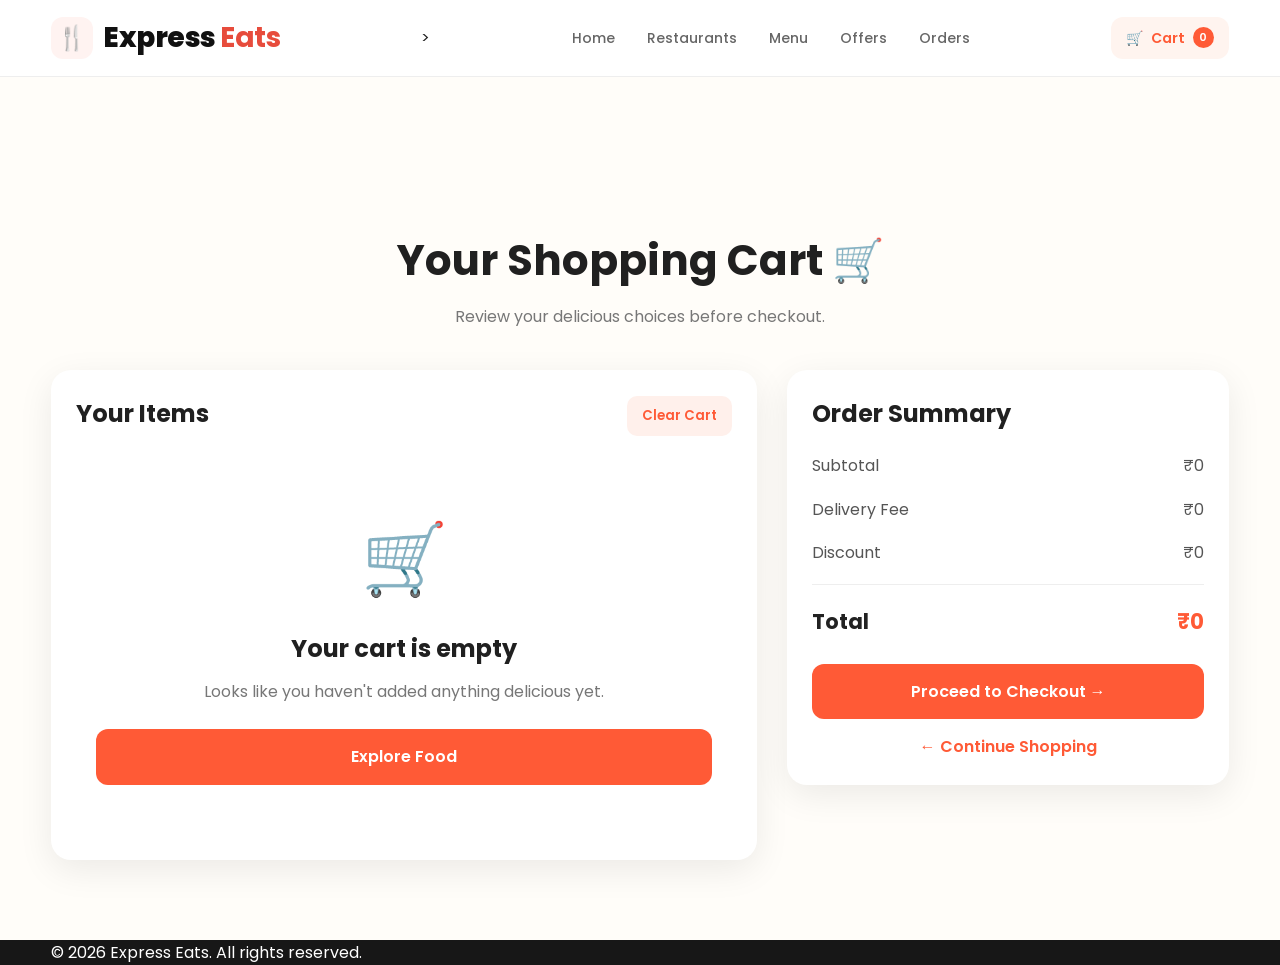
<file: cart.html>
<!DOCTYPE html>
<html lang="en">
<head>
    <meta charset="UTF-8">

    <meta name="viewport" content="width=device-width, initial-scale=1.0">

    <title>Your Cart | Express Eats</title>

    <!-- Google Font -->
    <link rel="preconnect" href="https://fonts.googleapis.com">

    <link rel="preconnect"
        href="https://fonts.gstatic.com"
        crossorigin>

    <link
        href="https://fonts.googleapis.com/css2?family=Poppins:wght@400;500;600;700;800&display=swap"
        rel="stylesheet">

    <!-- Main CSS -->
    <link rel="stylesheet" href="css/style.css">

    <!-- Cart Page CSS -->
    <style>
        .cart-page {
            padding: 150px 0 80px;
            min-height: 80vh;
        }

        .cart-heading {
            text-align: center;
            margin-bottom: 40px;
        }

        .cart-heading h1 {
            font-size: 42px;
            margin-bottom: 10px;
        }

        .cart-heading p {
            color: #777;
        }

        .cart-layout {
            display: grid;
            grid-template-columns: 1.6fr 1fr;
            gap: 30px;
            align-items: start;
        }

        .cart-items-box,
        .cart-summary {
            background: white;
            border-radius: 20px;
            padding: 25px;
            box-shadow: 0 10px 35px rgba(0, 0, 0, 0.08);
        }

        .cart-items-box h2,
        .cart-summary h2 {
            margin-bottom: 20px;
        }

        .cart-item {
            display: flex;
            align-items: center;
            gap: 18px;
            padding: 20px 0;
            border-bottom: 1px solid #eeeeee;
        }

        .cart-item:last-child {
            border-bottom: none;
        }

        .cart-item-image {
            width: 85px;
            height: 85px;
            border-radius: 15px;
            background: #fff1eb;
            display: flex;
            align-items: center;
            justify-content: center;
            font-size: 42px;
            flex-shrink: 0;
        }

        .cart-item-details {
            flex: 1;
        }

        .cart-item-details h3 {
            font-size: 17px;
            margin-bottom: 5px;
        }

        .cart-item-details p {
            color: #777;
            font-size: 14px;
            margin-bottom: 8px;
        }

        .cart-item-price {
            color: #ff5a36;
            font-weight: 700;
        }

        .quantity-control {
            display: flex;
            align-items: center;
            gap: 12px;
            margin-top: 10px;
        }

        .quantity-control button {
            width: 30px;
            height: 30px;
            border: none;
            border-radius: 50%;
            background: #fff0eb;
            color: #ff5a36;
            font-size: 18px;
            cursor: pointer;
            font-weight: 700;
        }

        .quantity-control span {
            font-weight: 600;
        }

        .remove-item {
            border: none;
            background: transparent;
            color: #e74c3c;
            cursor: pointer;
            font-size: 14px;
            margin-top: 8px;
        }

        .summary-row {
            display: flex;
            justify-content: space-between;
            margin: 18px 0;
            color: #555;
        }

        .summary-row.total {
            border-top: 1px solid #eeeeee;
            padding-top: 20px;
            font-size: 21px;
            font-weight: 700;
            color: #222;
        }

        .summary-row.total span:last-child {
            color: #ff5a36;
        }

        .checkout-btn {
            display: block;
            width: 100%;
            text-align: center;
            background: #ff5a36;
            color: white;
            padding: 15px;
            border-radius: 12px;
            text-decoration: none;
            font-weight: 600;
            margin-top: 25px;
            transition: 0.3s;
        }

        .checkout-btn:hover {
            background: #e74725;
            transform: translateY(-2px);
        }

        .continue-btn {
            display: block;
            text-align: center;
            margin-top: 15px;
            color: #ff5a36;
            text-decoration: none;
            font-weight: 600;
        }

        .clear-cart-btn {
            border: none;
            background: #fff0eb;
            color: #ff5a36;
            padding: 10px 15px;
            border-radius: 10px;
            cursor: pointer;
            font-weight: 600;
            margin-bottom: 15px;
        }

        .empty-cart {
            text-align: center;
            padding: 50px 20px;
        }

        .empty-cart .empty-icon {
            font-size: 70px;
            margin-bottom: 15px;
        }

        .empty-cart h2 {
            margin-bottom: 10px;
        }

        .empty-cart p {
            color: #777;
            margin-bottom: 25px;
        }

        @media (max-width: 800px) {
            .cart-layout {
                grid-template-columns: 1fr;
            }

            .cart-heading h1 {
                font-size: 32px;
            }
        }

        @media (max-width: 500px) {
            .cart-item {
                align-items: flex-start;
            }

            .cart-item-image {
                width: 65px;
                height: 65px;
                font-size: 32px;
            }

            .cart-item-details h3 {
                font-size: 15px;
            }
        }
    </style>
</head>

<body>

    <!-- Navbar -->
    <header class="navbar">
        <div class="container nav-container">

            <a href="index.html" class="logo">
                  <span class="logo-icon">🍴</span>
                  <span>Express <strong>Eats</strong></span>
            </a>>

            <nav class="nav-links">
                <a href="index.html">Home</a>
                <a href="restaurants.html">Restaurants</a>
                <a href="menu.html">Menu</a>
                <a href="index.html#offers">Offers</a>
                <a href="order-success.html">Orders</a>
            </nav>

            <a href="cart.html" class="cart-button">

                <span>🛒</span>

                <span>Cart</span>

                <span class="cart-count">
                    0
                </span>

            </a>


            <button class="mobile-menu-button">☰</button>

        </div>
    </header>

    <!-- Cart Section -->
    <main class="cart-page">

        <div class="container">

            <div class="cart-heading">
                <h1>Your Shopping Cart 🛒</h1>
                <p>Review your delicious choices before checkout.</p>
            </div>

            <div class="cart-layout">

                <!-- Cart Items -->
                <section class="cart-items-box">

                    <div style="display: flex; justify-content: space-between; align-items: center; gap: 10px; flex-wrap: wrap;">
                        <h2>Your Items</h2>

                        <button class="clear-cart-btn" id="clear-cart-btn">
                            Clear Cart
                        </button>
                    </div>

                    <div id="cart-items-container">
                        <!-- Cart items will be created by JavaScript -->
                    </div>

                </section>

                <!-- Cart Summary -->
                <aside class="cart-summary">

                    <h2>Order Summary</h2>

                    <div class="summary-row">
                        <span>Subtotal</span>
                        <span id="cart-subtotal">₹0</span>
                    </div>

                    <div class="summary-row">
                        <span>Delivery Fee</span>
                        <span id="delivery-fee">₹40</span>
                    </div>

                    <div class="summary-row">
                        <span>Discount</span>
                        <span id="discount">₹0</span>
                    </div>

                    <div class="summary-row total">
                        <span>Total</span>
                        <span id="cart-total">₹0</span>
                    </div>

                    <a href="checkout.html" class="checkout-btn">
                        Proceed to Checkout →
                    </a>

                    <a href="menu.html" class="continue-btn">
                        ← Continue Shopping
                    </a>

                </aside>

            </div>

        </div>

    </main>

    <!-- Footer -->
    <footer class="footer">
        <div class="container">
            <p>© 2026 Express Eats. All rights reserved.</p>
        </div>
    </footer>

    <!-- JavaScript -->
    <script src="js/data.js"></script>
    <script src="js/app.js"></script>
    <script src="js/cart.js"></script>

</body>
</html>
</file>
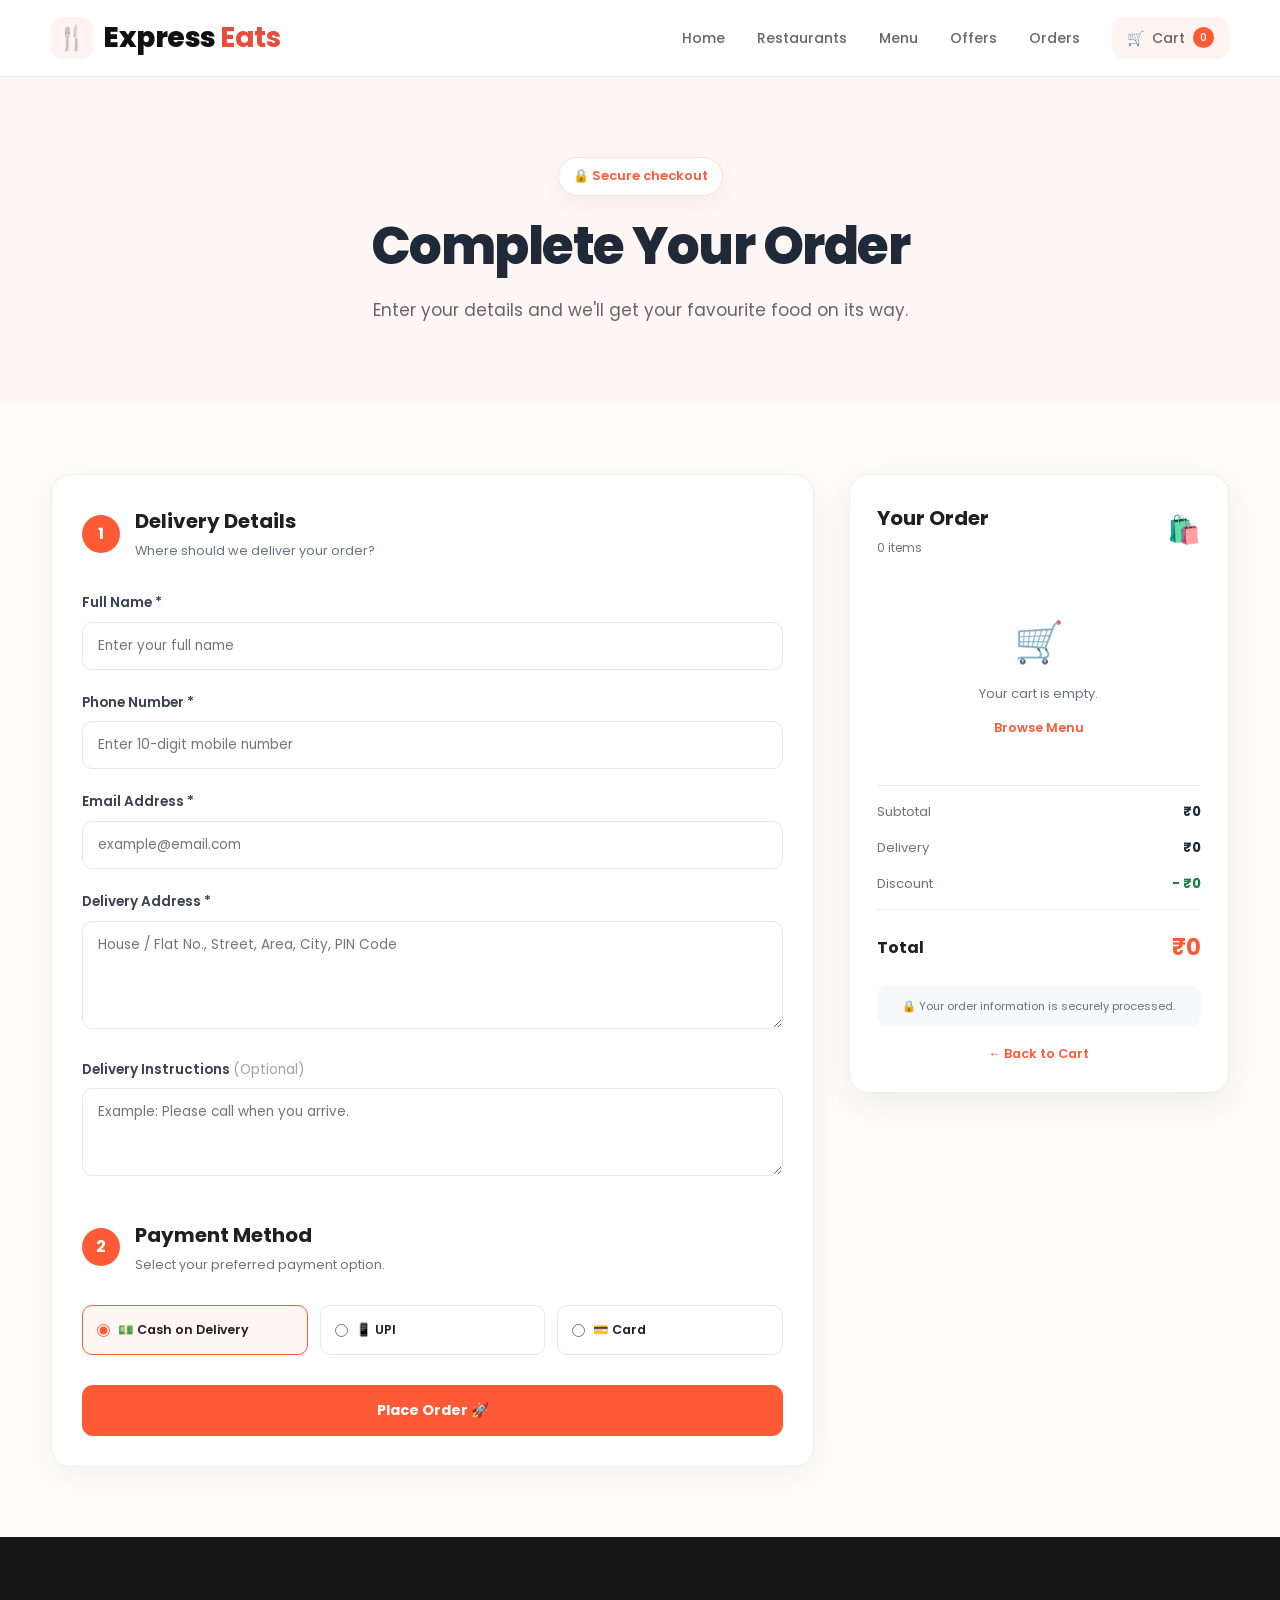
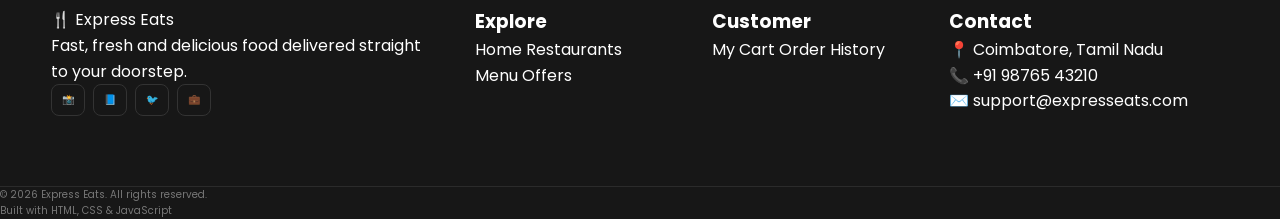
<file: checkout.html>
<!DOCTYPE html>
<html lang="en">

<head>

    <meta charset="UTF-8">

    <meta name="viewport" content="width=device-width, initial-scale=1.0">

    <title>Checkout | Express Eats</title>

    <link rel="preconnect" href="https://fonts.googleapis.com">

    <link rel="preconnect"
        href="https://fonts.gstatic.com"
        crossorigin>

    <link
        href="https://fonts.googleapis.com/css2?family=Poppins:wght@400;500;600;700;800&display=swap"
        rel="stylesheet">

    <!-- Main CSS -->
    <link rel="stylesheet" href="css/style.css">

</head>


<body>


<!-- ================= NAVBAR ================= -->

<header class="navbar">

    <div class="container nav-container">

        <a href="index.html" class="logo">
            <span class="logo-icon">🍴</span>
            <span>Express <strong>Eats</strong></span>
        </a>

        <button class="mobile-menu-button">
            ☰
        </button>

        <nav class="nav-links">

            <a href="index.html">Home</a>

            <a href="restaurants.html">Restaurants</a>

            <a href="menu.html">Menu</a>

            <a href="index.html#offers">Offers</a>

            <a href="order-history.html">Orders</a>

            <a href="cart.html" class="cart-button">

                <span>🛒</span>

                <span>Cart</span>

                <span class="cart-count">
                    0
                </span>

            </a>


        </nav>

    </div>

</header>



<!-- ================= CHECKOUT HERO ================= -->

<section class="page-hero checkout-hero">

    <div class="container">

        <div class="page-hero-content">

            <span class="hero-tag">
                🔒 Secure checkout
            </span>

            <h1>
                Complete Your Order
            </h1>

            <p>
                Enter your details and we'll get your
                favourite food on its way.
            </p>

        </div>

    </div>

</section>



<!-- ================= CHECKOUT ================= -->

<main class="checkout-page">

    <div class="container">

        <div class="checkout-layout">


            <!-- ================= CUSTOMER FORM ================= -->

            <section class="checkout-form-card">

                <div class="checkout-card-heading">

                    <span class="step-number">
                        1
                    </span>

                    <div>

                        <h2>
                            Delivery Details
                        </h2>

                        <p>
                            Where should we deliver your order?
                        </p>

                    </div>

                </div>


                <form id="checkout-form">


                    <!-- NAME -->

                    <div class="form-group">

                        <label for="customer-name">
                            Full Name *
                        </label>

                        <input
                            type="text"
                            id="customer-name"
                            placeholder="Enter your full name"
                            required
                        >

                        <small class="form-error"
                               id="name-error">
                        </small>

                    </div>



                    <!-- PHONE -->

                    <div class="form-group">

                        <label for="customer-phone">
                            Phone Number *
                        </label>

                        <input
                            type="tel"
                            id="customer-phone"
                            placeholder="Enter 10-digit mobile number"
                            maxlength="10"
                            required
                        >

                        <small class="form-error"
                               id="phone-error">
                        </small>

                    </div>



                    <!-- EMAIL -->

                    <div class="form-group">

                        <label for="customer-email">
                            Email Address *
                        </label>

                        <input
                            type="email"
                            id="customer-email"
                            placeholder="example@email.com"
                            required
                        >

                        <small class="form-error"
                               id="email-error">
                        </small>

                    </div>



                    <!-- ADDRESS -->

                    <div class="form-group">

                        <label for="customer-address">
                            Delivery Address *
                        </label>

                        <textarea
                            id="customer-address"
                            rows="4"
                            placeholder="House / Flat No., Street, Area, City, PIN Code"
                            required
                        ></textarea>

                        <small class="form-error"
                               id="address-error">
                        </small>

                    </div>



                    <!-- INSTRUCTIONS -->

                    <div class="form-group">

                        <label for="delivery-instructions">
                            Delivery Instructions
                            <span>(Optional)</span>
                        </label>

                        <textarea
                            id="delivery-instructions"
                            rows="3"
                            placeholder="Example: Please call when you arrive."
                        ></textarea>

                    </div>



                    <!-- PAYMENT -->

                    <div class="checkout-card-heading payment-heading">

                        <span class="step-number">
                            2
                        </span>

                        <div>

                            <h2>
                                Payment Method
                            </h2>

                            <p>
                                Select your preferred payment option.
                            </p>

                        </div>

                    </div>


                    <div class="payment-options">

                        <label class="payment-option">

                            <input
                                type="radio"
                                name="payment"
                                value="Cash on Delivery"
                                checked
                            >

                            <span>
                                💵 Cash on Delivery
                            </span>

                        </label>


                        <label class="payment-option">

                            <input
                                type="radio"
                                name="payment"
                                value="UPI"
                            >

                            <span>
                                📱 UPI
                            </span>

                        </label>


                        <label class="payment-option">

                            <input
                                type="radio"
                                name="payment"
                                value="Card"
                            >

                            <span>
                                💳 Card
                            </span>

                        </label>

                    </div>



                    <button
                        type="submit"
                        class="place-order-button">

                        Place Order
                        🚀

                    </button>

                </form>

            </section>



            <!-- ================= ORDER SUMMARY ================= -->

            <aside class="checkout-summary">

                <div class="checkout-summary-header">

                    <div>

                        <h2>
                            Your Order
                        </h2>

                        <p id="checkout-item-count">
                            0 items
                        </p>

                    </div>

                    <span>
                        🛍️
                    </span>

                </div>


                <div id="checkout-items"
                     class="checkout-items">

                    <!-- JavaScript inserts items -->

                </div>


                <div class="checkout-divider"></div>


                <div class="checkout-summary-row">

                    <span>
                        Subtotal
                    </span>

                    <strong id="checkout-subtotal">
                        ₹0
                    </strong>

                </div>


                <div class="checkout-summary-row">

                    <span>
                        Delivery
                    </span>

                    <strong id="checkout-delivery">
                        ₹40
                    </strong>

                </div>


                <div class="checkout-summary-row discount-row">

                    <span>
                        Discount
                    </span>

                    <strong id="checkout-discount">
                        - ₹0
                    </strong>

                </div>


                <div class="checkout-divider"></div>


                <div class="checkout-total">

                    <span>
                        Total
                    </span>

                    <strong id="checkout-total">
                        ₹0
                    </strong>

                </div>


                <div class="checkout-security">

                    🔒 Your order information is securely
                    processed.

                </div>


                <a href="cart.html"
                   class="back-cart-link">

                    ← Back to Cart

                </a>

            </aside>

        </div>

    </div>

</main>



<!-- ================= FOOTER ================= -->

<footer class="footer">

    <div class="container footer-grid">

        <div class="footer-about">

            <a href="index.html"
               class="footer-logo">
                🍴 Express Eats
            </a>

            <p>
                Fast, fresh and delicious food delivered
                straight to your doorstep.
            </p>

            <div class="social-links">

                <a href="#">📸</a>
                <a href="#">📘</a>
                <a href="#">🐦</a>
                <a href="#">💼</a>

            </div>

        </div>


        <div>

            <h3>
                Explore
            </h3>

            <a href="index.html">Home</a>

            <a href="restaurants.html">
                Restaurants
            </a>

            <a href="menu.html">
                Menu
            </a>

            <a href="index.html#offers">
                Offers
            </a>

        </div>


        <div>

            <h3>
                Customer
            </h3>

            <a href="cart.html">
                My Cart
            </a>

            <a href="order-history.html">
                Order History
            </a>

        </div>


        <div>

            <h3>
                Contact
            </h3>

            <p>
                📍 Coimbatore, Tamil Nadu
            </p>

            <p>
                📞 +91 98765 43210
            </p>

            <p>
                ✉️ support@expresseats.com
            </p>

        </div>

    </div>


    <div class="footer-bottom">

        <p>
            © 2026 Express Eats. All rights reserved.
        </p>

        <p>
            Built with HTML, CSS & JavaScript
        </p>

    </div>

</footer>



<script src="js/data.js"></script>

<script src="js/app.js"></script>

<script src="js/checkout.js"></script>


</body>

</html>
</file>
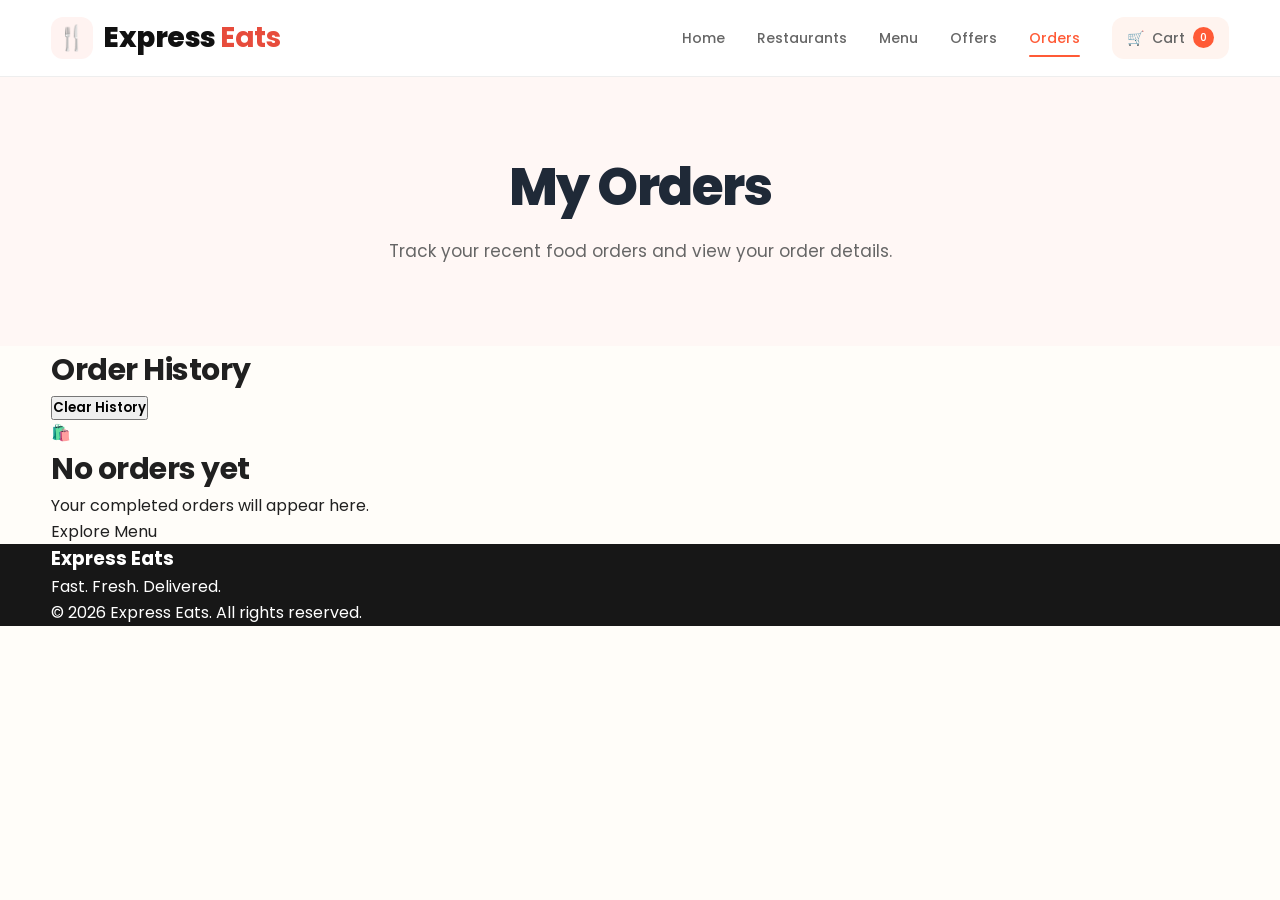
<file: order-history.html>
<!DOCTYPE html>
<html lang="en">

<head>
    <meta charset="UTF-8">
    <meta name="viewport" content="width=device-width, initial-scale=1.0">

    <title>My Orders | Express Eats</title>

    <link rel="preconnect" href="https://fonts.googleapis.com">

    <link rel="preconnect"
        href="https://fonts.gstatic.com"
        crossorigin>

    <link
        href="https://fonts.googleapis.com/css2?family=Poppins:wght@400;500;600;700;800&display=swap"
        rel="stylesheet">

    <!-- Main CSS -->
    <link rel="stylesheet" href="css/style.css">
</head>

<body class="order-history-page">

    <!-- ============================= -->
    <!-- NAVBAR -->
    <!-- ============================= -->

    <header class="navbar">

        <div class="container nav-container">

            <a href="index.html" class="logo">
                 <span class="logo-icon">🍴</span>
                 <span>Express <strong>Eats</strong></span>
            </a>

            <nav class="nav-links">

                <a href="index.html">Home</a>

                <a href="restaurants.html">
                    Restaurants
                </a>

                <a href="menu.html">
                    Menu
                </a>

                <a href="index.html#offers">
                    Offers
                </a>

                <a href="order-history.html" class="active">
                    Orders
                </a>

                <a href="cart.html" class="cart-button">

                <span>🛒</span>

                <span>Cart</span>

                <span class="cart-count">
                    0
                </span>

            </a>

            </nav>

        </div>

    </header>


    <!-- ============================= -->
    <!-- PAGE HERO -->
    <!-- ============================= -->

    <section class="page-hero">

        <div class="container">

            <h1>My Orders</h1>

            <p>
                Track your recent food orders and view
                your order details.
            </p>

        </div>

    </section>


    <!-- ============================= -->
    <!-- ORDERS -->
    <!-- ============================= -->

    <main class="orders-page">

        <div class="container">

            <div class="orders-header">

                <h2>
                    Order History
                </h2>

                <button
                    class="clear-orders-btn"
                    onclick="clearOrderHistory()"
                >
                    Clear History
                </button>

            </div>


            <!-- ORDER LIST -->

            <div id="order-list">

                <!-- Orders will appear here -->

            </div>


            <!-- EMPTY STATE -->

            <div
                id="no-orders"
                class="no-orders"
            >

                <div class="no-orders-icon">
                    🛍️
                </div>

                <h2>
                    No orders yet
                </h2>

                <p>
                    Your completed orders will
                    appear here.
                </p>

                <a
                    href="menu.html"
                    class="primary-btn"
                >
                    Explore Menu
                </a>

            </div>

        </div>

    </main>


    <!-- ============================= -->
    <!-- FOOTER -->
    <!-- ============================= -->

    <footer class="footer">

        <div class="container">

            <h3>
                Express Eats
            </h3>

            <p>
                Fast. Fresh. Delivered.
            </p>

            <p>
                © 2026 Express Eats. All rights reserved.
            </p>

        </div>

    </footer>


    <!-- ============================= -->
    <!-- JAVASCRIPT -->
    <!-- ============================= -->

    <script src="js/app.js"></script>
    <script src="js/order-history.js"></script>

</body>

</html>
</file>
<file: css/style.css>
/* =========================================================
   EXPRESS EATS
   Main Homepage Stylesheet
========================================================= */


/* =========================================================
   1. GLOBAL RESET
========================================================= */

* {
    margin: 0;
    padding: 0;
    box-sizing: border-box;
}


html {
    scroll-behavior: smooth;
}


body {
    font-family: "Poppins", sans-serif;
    background: #fffdf9;
    color: #202020;
    line-height: 1.6;
}


a {
    text-decoration: none;
    color: inherit;
}


button {
    font-family: inherit;
    cursor: pointer;
}


img {
    max-width: 100%;
    display: block;
}


.container {
    width: min(1180px, 92%);
    margin: 0 auto;
}


.section {
    padding: 90px 0;
}


/* =========================================================
   2. NAVIGATION BAR
========================================================= */

.navbar {
    width: 100%;
    background: #ffffff;
    border-bottom: 1px solid #eeeeee;
    position: sticky;
    top: 0;
    z-index: 1000;
}


.nav-container {
    min-height: 76px;
    display: flex;
    align-items: center;
    justify-content: space-between;
    gap: 30px;
}


/* Logo */

.logo {
    display: flex;
    align-items: center;
    gap: 9px;
    font-size: 22px;
    font-weight: 800;
    letter-spacing: -0.5px;
}


.logo-icon {
    width: 40px;
    height: 40px;
    display: grid;
    place-items: center;
    background: #fff0e8;
    border-radius: 12px;
    font-size: 21px;
}


.logo-highlight {
    color: #ff5a36;
}


/* Navigation links */

.nav-links {
    display: flex;
    align-items: center;
    gap: 32px;
}


.nav-links a {
    color: #666666;
    font-size: 14px;
    font-weight: 500;
    position: relative;
    transition: 0.3s ease;
}


.nav-links a:hover,
.nav-links a.active {
    color: #ff5a36;
}


.nav-links a.active::after {
    content: "";
    position: absolute;
    left: 0;
    right: 0;
    bottom: -8px;
    height: 2px;
    background: #ff5a36;
    border-radius: 5px;
}


/* Cart */

.cart-button {
    display: flex;
    align-items: center;
    gap: 8px;
    background: #fff4ef;
    color: #ff5a36;
    padding: 10px 15px;
    border-radius: 12px;
    font-size: 14px;
    font-weight: 600;
    transition: 0.3s ease;
}


.cart-button:hover {
    background: #ff5a36;
    color: white;
    transform: translateY(-2px);
}


.cart-count {
    min-width: 21px;
    height: 21px;
    display: grid;
    place-items: center;
    padding: 0 5px;
    border-radius: 50%;
    background: #ff5a36;
    color: white;
    font-size: 11px;
}


.cart-button:hover .cart-count {
    background: white;
    color: #ff5a36;
}


/* Mobile button */

.mobile-menu-button {
    display: none;
    border: none;
    background: transparent;
    font-size: 25px;
}


/* =========================================================
   3. HERO SECTION
========================================================= */

.hero {
    padding: 80px 0 100px;
    background:
        radial-gradient(
            circle at 90% 20%,
            #ffe7da 0,
            transparent 30%
        ),
        linear-gradient(
            135deg,
            #fffaf5,
            #fff1e8
        );
    overflow: hidden;
}


.hero-container {
    min-height: 560px;
    display: grid;
    grid-template-columns: 1fr 0.9fr;
    align-items: center;
    gap: 60px;
}


/* Hero content */

.hero-content {
    max-width: 620px;
}


.hero-tag {
    display: inline-flex;
    align-items: center;
    padding: 8px 14px;
    margin-bottom: 20px;
    background: #ffffff;
    color: #ff5a36;
    border: 1px solid #ffe0d2;
    border-radius: 50px;
    font-size: 13px;
    font-weight: 600;
    box-shadow: 0 8px 25px rgba(80, 40, 20, 0.05);
}


.hero h1 {
    max-width: 650px;
    margin-bottom: 22px;
    font-size: clamp(42px, 5vw, 68px);
    line-height: 1.08;
    letter-spacing: -2.5px;
    font-weight: 800;
}


.hero h1 span {
    display: block;
    color: #ff5a36;
}


.hero-content > p {
    max-width: 570px;
    margin-bottom: 32px;
    color: #6b6b6b;
    font-size: 16px;
}


/* Hero buttons */

.hero-buttons {
    display: flex;
    flex-wrap: wrap;
    gap: 14px;
    margin-bottom: 40px;
}


.btn {
    display: inline-flex;
    align-items: center;
    justify-content: center;
    min-height: 50px;
    padding: 0 22px;
    border-radius: 12px;
    font-size: 14px;
    font-weight: 600;
    transition: 0.3s ease;
}


.btn-primary {
    background: #ff5a36;
    color: white;
    box-shadow: 0 10px 25px rgba(255, 90, 54, 0.22);
}


.btn-primary:hover {
    transform: translateY(-3px);
    box-shadow: 0 15px 30px rgba(255, 90, 54, 0.28);
}


.btn-secondary {
    background: white;
    border: 1px solid #dddddd;
    color: #333333;
}


.btn-secondary:hover {
    border-color: #ff5a36;
    color: #ff5a36;
    transform: translateY(-3px);
}


/* Hero statistics */

.hero-stats {
    display: flex;
    align-items: center;
    gap: 35px;
}


.stat {
    display: flex;
    flex-direction: column;
}


.stat strong {
    font-size: 20px;
    font-weight: 800;
}


.stat span {
    color: #777777;
    font-size: 12px;
}


/* =========================================================
   4. HERO VISUAL
========================================================= */

.hero-visual {
    min-height: 500px;
    position: relative;
    display: grid;
    place-items: center;
}


.hero-circle {
    width: min(420px, 80vw);
    aspect-ratio: 1;
    display: grid;
    place-items: center;
    border-radius: 50%;
    background:
        radial-gradient(
            circle at 35% 30%,
            #fff8ee,
            #ffd7bd
        );
    box-shadow:
        0 35px 70px rgba(120, 50, 20, 0.12),
        inset 0 0 0 18px rgba(255, 255, 255, 0.5);
}


.hero-food {
    font-size: clamp(130px, 18vw, 210px);
    filter: drop-shadow(0 25px 15px rgba(60, 30, 10, 0.12));
    animation: floatingFood 4s ease-in-out infinite;
}


@keyframes floatingFood {

    0%,
    100% {
        transform: translateY(0) rotate(-3deg);
    }

    50% {
        transform: translateY(-14px) rotate(3deg);
    }
}


/* Floating cards */

.floating-card {
    position: absolute;
    display: flex;
    align-items: center;
    gap: 11px;
    padding: 13px 16px;
    background: white;
    border: 1px solid #eeeeee;
    border-radius: 15px;
    box-shadow: 0 15px 40px rgba(60, 30, 10, 0.1);
    animation: floatingCard 4s ease-in-out infinite;
}


.card-rating {
    top: 80px;
    left: 0;
}


.card-delivery {
    right: 0;
    bottom: 80px;
    animation-delay: 1s;
}


@keyframes floatingCard {

    0%,
    100% {
        transform: translateY(0);
    }

    50% {
        transform: translateY(-8px);
    }
}


.floating-icon {
    width: 38px;
    height: 38px;
    display: grid;
    place-items: center;
    border-radius: 10px;
    background: #fff3e9;
}


.floating-card div {
    display: flex;
    flex-direction: column;
}


.floating-card strong {
    font-size: 12px;
}


.floating-card small {
    color: #888888;
    font-size: 10px;
}


/* =========================================================
   5. SECTION HEADINGS
========================================================= */

.section-heading {
    display: flex;
    align-items: end;
    justify-content: space-between;
    gap: 20px;
    margin-bottom: 38px;
}


.section-label {
    display: block;
    margin-bottom: 8px;
    color: #ff5a36;
    font-size: 11px;
    font-weight: 700;
    letter-spacing: 2px;
}


.section-heading h2,
.center-heading h2 {
    font-size: clamp(28px, 4vw, 38px);
    line-height: 1.2;
    letter-spacing: -1px;
}


.view-link {
    color: #ff5a36;
    font-size: 13px;
    font-weight: 600;
    white-space: nowrap;
}


.view-link:hover {
    text-decoration: underline;
}


/* =========================================================
   6. CATEGORY SECTION
========================================================= */

.categories {
    background: white;
}


.category-grid {
    display: grid;
    grid-template-columns: repeat(6, 1fr);
    gap: 15px;
}


.category-card {
    padding: 24px 15px;
    text-align: center;
    background: #fffaf7;
    border: 1px solid #f1e8e2;
    border-radius: 18px;
    transition: 0.3s ease;
}


.category-card:hover {
    transform: translateY(-7px);
    border-color: #ffd2c3;
    box-shadow: 0 15px 30px rgba(80, 40, 20, 0.08);
}


.category-icon {
    width: 70px;
    height: 70px;
    display: grid;
    place-items: center;
    margin: 0 auto 14px;
    border-radius: 50%;
    background: white;
    font-size: 34px;
    box-shadow: 0 8px 20px rgba(60, 30, 10, 0.07);
}


.category-card h3 {
    margin-bottom: 3px;
    font-size: 14px;
}


.category-card p {
    color: #999999;
    font-size: 11px;
}


/* =========================================================
   7. RESTAURANT SECTION
========================================================= */

.restaurants {
    background: #fffdf9;
}


.restaurant-grid {
    display: grid;
    grid-template-columns: repeat(3, 1fr);
    gap: 24px;
}


.restaurant-card {
    overflow: hidden;
    background: white;
    border: 1px solid #eee7e2;
    border-radius: 20px;
    box-shadow: 0 8px 25px rgba(60, 30, 10, 0.04);
    transition: 0.3s ease;
}


.restaurant-card:hover {
    transform: translateY(-7px);
    box-shadow: 0 20px 40px rgba(60, 30, 10, 0.1);
}


.restaurant-image {
    height: 220px;
    position: relative;
    display: grid;
    place-items: center;
    overflow: hidden;
    background:
        linear-gradient(
            135deg,
            #ffe3d2,
            #fff3dc
        );
}


.restaurant-card:nth-child(2) .restaurant-image {
    background:
        linear-gradient(
            135deg,
            #e4f3e7,
            #fff4d8
        );
}


.restaurant-card:nth-child(3) .restaurant-image {
    background:
        linear-gradient(
            135deg,
            #f8dcdc,
            #ffe6cf
        );
}


.restaurant-emoji {
    font-size: 90px;
    filter: drop-shadow(0 18px 12px rgba(50, 30, 10, 0.12));
    transition: 0.3s ease;
}


.restaurant-card:hover .restaurant-emoji {
    transform: scale(1.08) rotate(3deg);
}


.restaurant-badge {
    position: absolute;
    top: 15px;
    left: 15px;
    padding: 6px 10px;
    border-radius: 8px;
    background: #ff5a36;
    color: white;
    font-size: 10px;
    font-weight: 700;
}


.heart-button {
    position: absolute;
    top: 13px;
    right: 13px;
    width: 35px;
    height: 35px;
    border: none;
    border-radius: 50%;
    background: white;
    color: #555555;
    font-size: 20px;
    transition: 0.3s ease;
}


.heart-button:hover {
    color: #ff5a36;
    transform: scale(1.1);
}


.restaurant-info {
    padding: 20px;
}


.restaurant-info h3 {
    margin-bottom: 4px;
    font-size: 18px;
}


.restaurant-info > p {
    margin-bottom: 15px;
    color: #888888;
    font-size: 12px;
}


.restaurant-meta {
    display: flex;
    justify-content: space-between;
    color: #555555;
    font-size: 11px;
}


/* =========================================================
   8. FEATURED FOOD
========================================================= */

.featured-food {
    background: white;
}


.food-grid {
    display: grid;
    grid-template-columns: repeat(4, 1fr);
    gap: 20px;
}


.food-card {
    overflow: hidden;
    background: white;
    border: 1px solid #eee7e2;
    border-radius: 18px;
    transition: 0.3s ease;
}


.food-card:hover {
    transform: translateY(-6px);
    box-shadow: 0 18px 35px rgba(60, 30, 10, 0.09);
}


.food-image {
    height: 190px;
    position: relative;
    display: grid;
    place-items: center;
    background:
        linear-gradient(
            135deg,
            #fff0e6,
            #fff9e8
        );
}


.food-emoji-large {
    font-size: 90px;
    filter: drop-shadow(0 15px 10px rgba(60, 30, 10, 0.1));
    transition: 0.3s ease;
}


.food-card:hover .food-emoji-large {
    transform: scale(1.08);
}


.wishlist-btn {
    position: absolute;
    top: 12px;
    right: 12px;
    width: 35px;
    height: 35px;
    border: none;
    border-radius: 50%;
    background: white;
    color: #555555;
    font-size: 19px;
    box-shadow: 0 5px 15px rgba(0, 0, 0, 0.07);
}


.wishlist-btn:hover {
    color: #ff5a36;
}


.food-info {
    padding: 18px;
}


.food-category {
    color: #ff5a36;
    font-size: 10px;
    font-weight: 700;
    text-transform: uppercase;
    letter-spacing: 1px;
}


.food-info h3 {
    margin: 6px 0;
    font-size: 15px;
}


.food-info p {
    min-height: 42px;
    margin-bottom: 15px;
    color: #888888;
    font-size: 11px;
    line-height: 1.5;
}


.food-bottom {
    display: flex;
    align-items: center;
    justify-content: space-between;
}


.food-bottom strong {
    color: #222222;
    font-size: 18px;
}


.add-cart-btn {
    border: none;
    padding: 8px 13px;
    border-radius: 9px;
    background: #fff0e9;
    color: #ff5a36;
    font-size: 11px;
    font-weight: 700;
    transition: 0.3s ease;
}


.add-cart-btn:hover {
    background: #ff5a36;
    color: white;
}


/* =========================================================
   9. OFFER BANNER
========================================================= */

.offers {
    background: #fffdf9;
}


.offer-banner {
    min-height: 300px;
    display: flex;
    align-items: center;
    justify-content: space-between;
    gap: 40px;
    padding: 50px 65px;
    overflow: hidden;
    position: relative;
    border-radius: 28px;
    background:
        linear-gradient(
            120deg,
            #ff5a36,
            #ff7a4d
        );
    color: white;
    box-shadow: 0 25px 50px rgba(255, 90, 54, 0.18);
}


.offer-content {
    max-width: 650px;
    position: relative;
    z-index: 2;
}


.offer-label {
    display: inline-block;
    margin-bottom: 12px;
    font-size: 11px;
    font-weight: 700;
    letter-spacing: 1.5px;
}


.offer-content h2 {
    margin-bottom: 12px;
    font-size: clamp(28px, 4vw, 42px);
    line-height: 1.15;
}


.offer-content p {
    max-width: 550px;
    margin-bottom: 25px;
    color: #fff4ef;
    font-size: 13px;
}


.offer-content strong {
    color: white;
}


.btn-light {
    background: white;
    color: #ff5a36;
}


.btn-light:hover {
    transform: translateY(-3px);
    box-shadow: 0 10px 25px rgba(0, 0, 0, 0.15);
}


.offer-visual {
    position: relative;
    z-index: 2;
    font-size: 130px;
    transform: rotate(-8deg);
    filter: drop-shadow(0 20px 15px rgba(100, 30, 10, 0.2));
}


/* =========================================================
   10. WHY EXPRESS EATS
========================================================= */

.why-us {
    background: white;
}


.center-heading {
    max-width: 700px;
    margin: 0 auto 45px;
    text-align: center;
}


.center-heading h2 {
    max-width: 650px;
    margin: 0 auto;
}


.features-grid {
    display: grid;
    grid-template-columns: repeat(4, 1fr);
    gap: 20px;
}


.feature-card {
    padding: 30px 22px;
    text-align: center;
    border: 1px solid #eee7e2;
    border-radius: 18px;
    transition: 0.3s ease;
}


.feature-card:hover {
    transform: translateY(-5px);
    box-shadow: 0 15px 35px rgba(60, 30, 10, 0.07);
}


.feature-icon {
    width: 60px;
    height: 60px;
    display: grid;
    place-items: center;
    margin: 0 auto 18px;
    border-radius: 16px;
    background: #fff1e9;
    font-size: 28px;
}


.feature-card h3 {
    margin-bottom: 8px;
    font-size: 15px;
}


.feature-card p {
    color: #888888;
    font-size: 11px;
    line-height: 1.7;
}


/* =========================================================
   11. FOOTER
========================================================= */

.footer {
    background: #171717;
    color: white;
}


.footer-grid {
    display: grid;
    grid-template-columns: 2fr 1fr 1fr 1.5fr;
    gap: 50px;
    padding: 70px 0;
}


.footer-brand {
    max-width: 330px;
}


.footer-logo {
    margin-bottom: 18px;
}


.footer-brand > p {
    margin-bottom: 22px;
    color: #a9a9a9;
    font-size: 12px;
    line-height: 1.8;
}


.social-links {
    display: flex;
    flex-wrap: wrap;
    gap: 8px;
}


.social-links a {
    padding: 7px 10px;
    border: 1px solid #333333;
    border-radius: 8px;
    color: #cccccc;
    font-size: 10px;
    transition: 0.3s ease;
}


.social-links a:hover {
    border-color: #ff5a36;
    color: #ff5a36;
}


.footer-column {
    display: flex;
    flex-direction: column;
    gap: 10px;
}


.footer-column h3 {
    margin-bottom: 8px;
    font-size: 14px;
}


.footer-column a,
.footer-column p {
    color: #a9a9a9;
    font-size: 11px;
}


.footer-column a:hover {
    color: #ff5a36;
}


.footer-bottom {
    border-top: 1px solid #2b2b2b;
}


.footer-bottom-content {
    min-height: 60px;
    display: flex;
    align-items: center;
    justify-content: space-between;
    gap: 20px;
}


.footer-bottom p {
    color: #777777;
    font-size: 10px;
}


/* =========================================================
   12. RESPONSIVE DESIGN — TABLET
========================================================= */

@media (max-width: 1000px) {

    .nav-links {
        gap: 18px;
    }


    .hero-container {
        grid-template-columns: 1fr 0.8fr;
        gap: 30px;
    }


    .hero h1 {
        font-size: 48px;
    }


    .category-grid {
        grid-template-columns: repeat(3, 1fr);
    }


    .food-grid {
        grid-template-columns: repeat(2, 1fr);
    }


    .features-grid {
        grid-template-columns: repeat(2, 1fr);
    }


    .footer-grid {
        grid-template-columns: repeat(2, 1fr);
    }

}


/* =========================================================
   13. RESPONSIVE DESIGN — MOBILE
========================================================= */

@media (max-width: 700px) {

    .section {
        padding: 65px 0;
    }


    /* Navbar */

    .nav-container {
        min-height: 68px;
    }


    .nav-links {
        display: none;
    }


    .mobile-menu-button {
        display: block;
    }


    .cart-button {
        margin-left: auto;
    }


    .cart-button span:nth-child(2) {
        display: none;
    }


    /* Hero */

    .hero {
        padding: 55px 0 70px;
    }


    .hero-container {
        grid-template-columns: 1fr;
        text-align: center;
    }


    .hero-content {
        margin: 0 auto;
    }


    .hero h1 {
        font-size: 42px;
        letter-spacing: -1.5px;
    }


    .hero-content > p {
        margin-left: auto;
        margin-right: auto;
    }


    .hero-buttons {
        justify-content: center;
    }


    .hero-stats {
        justify-content: center;
        gap: 25px;
    }


    .hero-visual {
        min-height: 390px;
    }


    .hero-circle {
        width: 320px;
    }


    .hero-food {
        font-size: 140px;
    }


    .floating-card {
        padding: 10px 12px;
    }


    .card-rating {
        top: 20px;
        left: 0;
    }


    .card-delivery {
        right: 0;
        bottom: 25px;
    }


    /* Section heading */

    .section-heading {
        align-items: start;
        flex-direction: column;
    }


    /* Categories */

    .category-grid {
        grid-template-columns: repeat(2, 1fr);
    }


    /* Restaurants */

    .restaurant-grid {
        grid-template-columns: 1fr;
    }


    /* Food */

    .food-grid {
        grid-template-columns: 1fr;
    }


    /* Offer */

    .offer-banner {
        padding: 40px 28px;
        flex-direction: column;
        align-items: flex-start;
    }


    .offer-visual {
        position: absolute;
        right: 15px;
        bottom: -15px;
        font-size: 90px;
        opacity: 0.35;
    }


    /* Features */

    .features-grid {
        grid-template-columns: 1fr;
    }


    /* Footer */

    .footer-grid {
        grid-template-columns: 1fr;
        gap: 35px;
        padding: 50px 0;
    }


    .footer-brand {
        max-width: 100%;
    }


    .footer-bottom-content {
        padding: 15px 0;
        flex-direction: column;
        justify-content: center;
        text-align: center;
    }

}


/* =========================================================
   14. SMALL MOBILE
========================================================= */

@media (max-width: 400px) {

    .hero h1 {
        font-size: 36px;
    }


    .hero-stats {
        gap: 16px;
    }


    .stat strong {
        font-size: 17px;
    }


    .category-grid {
        gap: 10px;
    }


    .category-card {
        padding: 18px 10px;
    }


    .category-icon {
        width: 60px;
        height: 60px;
        font-size: 28px;
    }


    .hero-circle {
        width: 280px;
    }

}
/* =========================================================
   NOTIFICATION
========================================================= */

.notification {
    position: fixed;
    right: 25px;
    bottom: 25px;
    z-index: 2000;

    display: flex;
    align-items: center;
    gap: 10px;

    padding: 13px 18px;

    background: #171717;
    color: white;

    border-radius: 12px;

    box-shadow: 0 15px 35px rgba(0, 0, 0, 0.18);

    font-size: 13px;

    animation: notificationIn 0.3s ease;
}


.notification span {
    width: 24px;
    height: 24px;

    display: grid;
    place-items: center;

    border-radius: 50%;

    background: #ff5a36;

    font-size: 12px;
}


.notification p {
    margin: 0;
}


.notification-hide {
    opacity: 0;
    transform: translateY(10px);
}


@keyframes notificationIn {

    from {
        opacity: 0;
        transform: translateY(15px);
    }

    to {
        opacity: 1;
        transform: translateY(0);
    }

}


/* =========================================================
   MOBILE NAVIGATION
========================================================= */

@media (max-width: 700px) {

    .nav-links.mobile-active {

        position: absolute;

        top: 68px;
        left: 4%;
        right: 4%;

        display: flex;

        flex-direction: column;

        align-items: flex-start;

        gap: 0;

        padding: 15px;

        background: white;

        border: 1px solid #eeeeee;

        border-radius: 15px;

        box-shadow:
            0 15px 35px rgba(0, 0, 0, 0.1);

    }


    .nav-links.mobile-active a {

        width: 100%;

        padding: 12px;

        border-radius: 8px;

    }


    .nav-links.mobile-active a:hover {

        background: #fff3ed;

    }

}
/* ========================================
   RESTAURANTS PAGE
======================================== */

.page-hero {
    padding: 80px 0;
    background:
        linear-gradient(
            135deg,
            #fff5f0,
            #fffaf7
        );
    text-align: center;
}

.page-hero-content {
    max-width: 750px;
    margin: auto;
}

.page-hero h1 {
    margin: 15px 0;
    font-size: clamp(2.2rem, 5vw, 4rem);
    font-weight: 800;
    color: #1f2937;
}

.page-hero p {
    max-width: 650px;
    margin: auto;
    color: #6b7280;
    line-height: 1.8;
}

.restaurants-page {
    padding: 70px 0;
}

.restaurant-toolbar {
    display: flex;
    gap: 20px;
    margin-bottom: 45px;
}

.search-box {
    flex: 1;
    display: flex;
    align-items: center;
    gap: 12px;
    padding: 14px 18px;
    background: #ffffff;
    border: 1px solid #e5e7eb;
    border-radius: 14px;
    box-shadow: 0 5px 20px rgba(0, 0, 0, 0.04);
}

.search-box span {
    font-size: 1.1rem;
}

.search-box input {
    width: 100%;
    border: none;
    outline: none;
    font-family: inherit;
    font-size: 0.95rem;
}

#restaurant-sort {
    min-width: 200px;
    padding: 14px 18px;
    border: 1px solid #e5e7eb;
    border-radius: 14px;
    background: #ffffff;
    font-family: inherit;
    cursor: pointer;
    outline: none;
}

.results-header {
    margin-bottom: 25px;
}

.results-header h2 {
    margin-bottom: 5px;
    font-size: 1.8rem;
}

.results-header p {
    color: #6b7280;
    font-size: 0.9rem;
}


/* Restaurant Card */

.restaurant-card {
    overflow: hidden;
    background: #ffffff;
    border: 1px solid #eeeeee;
    border-radius: 20px;
    box-shadow: 0 8px 30px rgba(0, 0, 0, 0.06);
    transition:
        transform 0.3s ease,
        box-shadow 0.3s ease;
}

.restaurant-card:hover {
    transform: translateY(-7px);
    box-shadow: 0 18px 40px rgba(0, 0, 0, 0.11);
}

.restaurant-image {
    position: relative;
    height: 210px;
    overflow: hidden;
}

.restaurant-image-placeholder {
    height: 100%;
    display: flex;
    align-items: center;
    justify-content: center;
    font-size: 5rem;
    background:
        linear-gradient(
            135deg,
            #ffe4d8,
            #fff3ed
        );
}

.restaurant-badge {
    position: absolute;
    top: 15px;
    left: 15px;
    padding: 7px 12px;
    border-radius: 20px;
    background: #ffffff;
    color: #ff5a36;
    font-size: 0.75rem;
    font-weight: 700;
    box-shadow: 0 5px 15px rgba(0, 0, 0, 0.1);
}

.restaurant-heart {
    position: absolute;
    top: 15px;
    right: 15px;
    width: 40px;
    height: 40px;
    border: none;
    border-radius: 50%;
    background: #ffffff;
    font-size: 1.3rem;
    cursor: pointer;
    transition: 0.3s;
}

.restaurant-heart:hover {
    transform: scale(1.1);
}

.restaurant-heart.liked {
    color: #ff5a36;
}


/* Restaurant Content */

.restaurant-content {
    padding: 22px;
}

.restaurant-title-row {
    display: flex;
    align-items: center;
    justify-content: space-between;
    gap: 10px;
}

.restaurant-title-row h3 {
    font-size: 1.2rem;
}

.restaurant-rating {
    white-space: nowrap;
    padding: 5px 9px;
    border-radius: 8px;
    background: #fff4e6;
    color: #a45a00;
    font-size: 0.8rem;
    font-weight: 700;
}

.restaurant-cuisine {
    margin-top: 7px;
    color: #ff5a36;
    font-size: 0.85rem;
    font-weight: 600;
}

.restaurant-description {
    margin: 12px 0;
    color: #6b7280;
    font-size: 0.85rem;
    line-height: 1.6;
}

.restaurant-meta {
    display: flex;
    justify-content: space-between;
    gap: 10px;
    margin: 18px 0;
    color: #6b7280;
    font-size: 0.8rem;
}

.available {
    color: #16803c;
    font-weight: 600;
}

.unavailable {
    color: #d32f2f;
    font-weight: 600;
}

.restaurant-menu-button {
    display: block;
    padding: 12px;
    border-radius: 10px;
    background: #ff5a36;
    color: #ffffff;
    text-align: center;
    font-size: 0.9rem;
    font-weight: 600;
    transition: 0.3s;
}

.restaurant-menu-button:hover {
    background: #e94725;
    transform: translateY(-2px);
}


/* Empty State */

.empty-state {
    padding: 70px 20px;
    text-align: center;
}

.empty-icon {
    margin-bottom: 15px;
    font-size: 3rem;
}

.empty-state h3 {
    margin-bottom: 8px;
}

.empty-state p {
    color: #6b7280;
}


/* Mobile */

@media (max-width: 700px) {

    .restaurant-toolbar {
        flex-direction: column;
    }

    #restaurant-sort {
        width: 100%;
    }

    .restaurant-image {
        height: 190px;
    }

    .restaurant-title-row {
        align-items: flex-start;
        flex-direction: column;
    }

    .restaurant-meta {
        flex-direction: column;
    }

}

@media (max-width: 400px) {

    .page-hero {
        padding: 55px 0;
    }

    .restaurants-page {
        padding: 45px 0;
    }

    .restaurant-content {
        padding: 18px;
    }

}
/* ========================================
   MENU PAGE
======================================== */

.menu-page {
    padding: 70px 0;
}

.menu-search-wrapper {
    max-width: 750px;
    margin: 0 auto 35px;
}

.menu-search {
    display: flex;
    align-items: center;
    gap: 12px;
    padding: 17px 20px;
    background: #ffffff;
    border: 1px solid #e5e7eb;
    border-radius: 16px;
    box-shadow: 0 8px 25px rgba(0, 0, 0, 0.05);
}

.menu-search span {
    font-size: 1.2rem;
}

.menu-search input {
    width: 100%;
    border: none;
    outline: none;
    font-family: inherit;
    font-size: 1rem;
}


/* Filters */

.menu-filters {
    display: grid;
    grid-template-columns:
        repeat(4, 1fr);
    gap: 15px;
    margin-bottom: 30px;
}

.filter-group {
    display: flex;
    flex-direction: column;
    gap: 7px;
}

.filter-group label {
    font-size: 0.8rem;
    font-weight: 600;
    color: #4b5563;
}

.filter-group select {
    width: 100%;
    padding: 13px 14px;
    border: 1px solid #e5e7eb;
    border-radius: 11px;
    background: #ffffff;
    font-family: inherit;
    cursor: pointer;
    outline: none;
}


/* Category Buttons */

.category-filter-buttons {
    display: flex;
    flex-wrap: wrap;
    gap: 10px;
    margin-bottom: 45px;
}

.category-filter-btn {
    padding: 10px 17px;
    border: 1px solid #e5e7eb;
    border-radius: 30px;
    background: #ffffff;
    color: #4b5563;
    font-family: inherit;
    font-size: 0.85rem;
    font-weight: 600;
    cursor: pointer;
    transition: 0.3s;
}

.category-filter-btn:hover {
    border-color: #ff5a36;
    color: #ff5a36;
}

.category-filter-btn.active {
    background: #ff5a36;
    border-color: #ff5a36;
    color: #ffffff;
}


/* Results */

.menu-results-header {
    margin-bottom: 25px;
}

.menu-results-header h2 {
    font-size: 1.8rem;
    margin-bottom: 5px;
}

.menu-results-header p {
    color: #6b7280;
    font-size: 0.9rem;
}


/* Food Grid */

.food-menu-grid {
    display: grid;
    grid-template-columns:
        repeat(3, 1fr);
    gap: 25px;
}


/* Food Card */

.food-menu-card {
    overflow: hidden;
    background: #ffffff;
    border: 1px solid #eeeeee;
    border-radius: 20px;
    box-shadow:
        0 8px 30px rgba(0, 0, 0, 0.06);
    transition:
        transform 0.3s ease,
        box-shadow 0.3s ease;
}

.food-menu-card:hover {
    transform: translateY(-6px);
    box-shadow:
        0 18px 40px rgba(0, 0, 0, 0.11);
}


/* Food Image */

.food-menu-image {
    position: relative;
    height: 220px;
    overflow: hidden;
}

.food-image-placeholder {
    height: 100%;
    display: flex;
    align-items: center;
    justify-content: center;
    font-size: 5.5rem;
    background:
        linear-gradient(
            135deg,
            #fff0e9,
            #fff8f4
        );
}

.food-category-badge {
    position: absolute;
    left: 15px;
    top: 15px;
    padding: 6px 11px;
    border-radius: 20px;
    background: #ffffff;
    color: #ff5a36;
    font-size: 0.72rem;
    font-weight: 700;
    box-shadow:
        0 4px 12px rgba(0, 0, 0, 0.08);
}

.food-wishlist-btn {
    position: absolute;
    right: 15px;
    top: 15px;
    width: 40px;
    height: 40px;
    border: none;
    border-radius: 50%;
    background: #ffffff;
    font-size: 1.25rem;
    cursor: pointer;
    transition: 0.3s;
}

.food-wishlist-btn:hover {
    transform: scale(1.1);
}

.food-wishlist-btn.liked {
    color: #ff5a36;
}


/* Food Content */

.food-menu-content {
    padding: 20px;
}

.food-menu-top {
    display: flex;
    justify-content: space-between;
    align-items: flex-start;
    gap: 10px;
}

.food-menu-top h3 {
    font-size: 1.08rem;
}

.food-rating {
    flex-shrink: 0;
    padding: 5px 8px;
    border-radius: 7px;
    background: #fff4e6;
    color: #a45a00;
    font-size: 0.75rem;
    font-weight: 700;
}

.food-restaurant {
    margin-top: 7px;
    color: #ff5a36;
    font-size: 0.8rem;
    font-weight: 600;
}

.food-description {
    min-height: 52px;
    margin: 12px 0;
    color: #6b7280;
    font-size: 0.82rem;
    line-height: 1.6;
}

.food-menu-bottom {
    display: flex;
    align-items: center;
    justify-content: space-between;
    gap: 15px;
    margin-top: 18px;
}

.food-price {
    color: #1f2937;
    font-size: 1.2rem;
    font-weight: 800;
}

.add-food-btn {
    padding: 10px 18px;
    border: 1px solid #ff5a36;
    border-radius: 9px;
    background: #ffffff;
    color: #ff5a36;
    font-family: inherit;
    font-weight: 700;
    cursor: pointer;
    transition: 0.3s;
}

.add-food-btn:hover {
    background: #ff5a36;
    color: #ffffff;
}


/* Menu Responsive */

@media (max-width: 1000px) {

    .menu-filters {
        grid-template-columns:
            repeat(2, 1fr);
    }

    .food-menu-grid {
        grid-template-columns:
            repeat(2, 1fr);
    }

}


@media (max-width: 700px) {

    .menu-page {
        padding: 50px 0;
    }

    .menu-filters {
        grid-template-columns: 1fr;
    }

    .food-menu-grid {
        grid-template-columns: 1fr;
    }

    .food-menu-image {
        height: 210px;
    }

}


@media (max-width: 400px) {

    .category-filter-buttons {
        gap: 7px;
    }

    .category-filter-btn {
        padding: 8px 12px;
        font-size: 0.75rem;
    }

    .food-menu-content {
        padding: 17px;
    }

}
/* ========================================
   CHECKOUT PAGE
======================================== */

.checkout-page {
    padding: 70px 0;
}

.checkout-layout {
    display: grid;
    grid-template-columns: 1fr 380px;
    gap: 35px;
    align-items: start;
}


/* Form Card */

.checkout-form-card {
    padding: 30px;
    background: #ffffff;
    border: 1px solid #eeeeee;
    border-radius: 20px;
    box-shadow: 0 8px 30px rgba(0, 0, 0, 0.05);
}

.checkout-card-heading {
    display: flex;
    align-items: center;
    gap: 15px;
    margin-bottom: 30px;
}

.checkout-card-heading h2 {
    margin-bottom: 4px;
    font-size: 1.25rem;
}

.checkout-card-heading p {
    color: #6b7280;
    font-size: 0.8rem;
}

.step-number {
    width: 38px;
    height: 38px;
    display: flex;
    align-items: center;
    justify-content: center;
    flex-shrink: 0;
    border-radius: 50%;
    background: #ff5a36;
    color: #ffffff;
    font-weight: 700;
}

.form-group {
    margin-bottom: 22px;
}

.form-group label {
    display: block;
    margin-bottom: 8px;
    color: #374151;
    font-size: 0.85rem;
    font-weight: 600;
}

.form-group label span {
    color: #9ca3af;
    font-weight: 400;
}

.form-group input,
.form-group textarea {
    width: 100%;
    padding: 13px 15px;
    border: 1px solid #e5e7eb;
    border-radius: 10px;
    outline: none;
    font-family: inherit;
    font-size: 0.85rem;
    resize: vertical;
    transition: 0.2s;
    box-sizing: border-box;
}

.form-group input:focus,
.form-group textarea:focus {
    border-color: #ff5a36;
    box-shadow: 0 0 0 3px rgba(255, 90, 54, 0.08);
}

.form-error {
    display: block;
    margin-top: 5px;
    color: #d32f2f;
    font-size: 0.72rem;
}


/* Payment */

.payment-heading {
    margin-top: 35px;
}

.payment-options {
    display: grid;
    grid-template-columns: repeat(3, 1fr);
    gap: 12px;
    margin-bottom: 30px;
}

.payment-option {
    display: flex;
    align-items: center;
    gap: 8px;
    padding: 14px;
    border: 1px solid #e5e7eb;
    border-radius: 10px;
    cursor: pointer;
    font-size: 0.78rem;
    font-weight: 600;
}

.payment-option:has(input:checked) {
    border-color: #ff5a36;
    background: #fff7f3;
}

.payment-option input {
    accent-color: #ff5a36;
}


/* Place Order */

.place-order-button {
    width: 100%;
    padding: 15px;
    border: none;
    border-radius: 11px;
    background: #ff5a36;
    color: #ffffff;
    font-family: inherit;
    font-size: 0.9rem;
    font-weight: 700;
    cursor: pointer;
    transition: 0.3s;
}

.place-order-button:hover {
    background: #e94725;
    transform: translateY(-2px);
}


/* Summary */

.checkout-summary {
    position: sticky;
    top: 100px;
    padding: 27px;
    background: #ffffff;
    border: 1px solid #eeeeee;
    border-radius: 20px;
    box-shadow: 0 10px 35px rgba(0, 0, 0, 0.07);
}

.checkout-summary-header {
    display: flex;
    justify-content: space-between;
    align-items: center;
    margin-bottom: 22px;
}

.checkout-summary-header h2 {
    font-size: 1.25rem;
}

.checkout-summary-header p {
    margin-top: 4px;
    color: #6b7280;
    font-size: 0.75rem;
}

.checkout-summary-header > span {
    font-size: 1.7rem;
}


/* Checkout Items */

.checkout-item {
    display: grid;
    grid-template-columns: 45px 1fr auto;
    align-items: center;
    gap: 12px;
    padding: 12px 0;
}

.checkout-item-icon {
    width: 45px;
    height: 45px;
    display: flex;
    align-items: center;
    justify-content: center;
    border-radius: 10px;
    background: #fff2ed;
    font-size: 1.5rem;
}

.checkout-item-info h4 {
    font-size: 0.82rem;
}

.checkout-item-info p {
    margin-top: 4px;
    color: #6b7280;
    font-size: 0.7rem;
}

.checkout-item > strong {
    font-size: 0.8rem;
}

.checkout-divider {
    height: 1px;
    margin: 15px 0;
    background: #eeeeee;
}

.checkout-summary-row {
    display: flex;
    justify-content: space-between;
    margin-bottom: 15px;
    color: #6b7280;
    font-size: 0.82rem;
}

.checkout-summary-row strong {
    color: #1f2937;
}

.checkout-summary-row.discount-row strong {
    color: #16803c;
}

.checkout-total {
    display: flex;
    justify-content: space-between;
    align-items: center;
    margin: 20px 0;
}

.checkout-total span {
    font-weight: 700;
}

.checkout-total strong {
    color: #ff5a36;
    font-size: 1.4rem;
}

.checkout-security {
    padding: 12px;
    border-radius: 9px;
    background: #f7f8f9;
    color: #6b7280;
    text-align: center;
    font-size: 0.7rem;
    line-height: 1.5;
}

.back-cart-link {
    display: block;
    margin-top: 18px;
    color: #ff5a36;
    text-align: center;
    font-size: 0.8rem;
    font-weight: 600;
}

.checkout-empty {
    padding: 30px 10px;
    text-align: center;
}

.checkout-empty span {
    font-size: 2.5rem;
}

.checkout-empty p {
    margin: 10px 0;
    color: #6b7280;
    font-size: 0.8rem;
}

.checkout-empty a {
    color: #ff5a36;
    font-size: 0.8rem;
    font-weight: 600;
}


/* Responsive */

@media (max-width: 1000px) {

    .checkout-layout {
        grid-template-columns: 1fr;
    }

    .checkout-summary {
        position: static;
    }

}


@media (max-width: 700px) {

    .checkout-page {
        padding: 50px 0;
    }

    .checkout-form-card {
        padding: 22px;
    }

    .checkout-summary {
        padding: 22px;
    }

    .payment-options {
        grid-template-columns: 1fr;
    }

}


@media (max-width: 400px) {

    .checkout-card-heading h2 {
        font-size: 1.05rem;
    }

}
/* ========================================
   ORDER SUCCESS PAGE
======================================== */

.success-page {
    padding: 70px 0;
    background: #fafafa;
}


/* Success Card */

.success-card {
    max-width: 800px;
    margin: 0 auto 35px;
    padding: 50px 30px;
    background: #ffffff;
    border: 1px solid #eeeeee;
    border-radius: 24px;
    text-align: center;
    box-shadow: 0 10px 40px rgba(0, 0, 0, 0.06);
}

.success-icon {
    width: 75px;
    height: 75px;
    display: flex;
    align-items: center;
    justify-content: center;
    margin: 0 auto 20px;
    border-radius: 50%;
    background: #e8f8ee;
    color: #16803c;
    font-size: 2.3rem;
    font-weight: 800;
}

.success-tag {
    display: inline-block;
    margin-bottom: 12px;
    color: #ff5a36;
    font-size: 0.78rem;
    font-weight: 700;
}

.success-card h1 {
    margin-bottom: 12px;
    font-size: 2rem;
}

.success-card > p {
    max-width: 550px;
    margin: 0 auto 25px;
    color: #6b7280;
    line-height: 1.7;
    font-size: 0.9rem;
}

.order-id-box {
    display: inline-flex;
    flex-direction: column;
    gap: 4px;
    padding: 13px 25px;
    margin-bottom: 25px;
    border: 1px dashed #ffb7a6;
    border-radius: 10px;
    background: #fff7f4;
}

.order-id-box span {
    color: #6b7280;
    font-size: 0.7rem;
}

.order-id-box strong {
    color: #ff5a36;
    font-size: 1rem;
}

.success-actions {
    display: flex;
    justify-content: center;
    gap: 12px;
    flex-wrap: wrap;
}

.secondary-button {
    display: inline-block;
    padding: 13px 25px;
    border: 1px solid #e5e7eb;
    border-radius: 10px;
    background: #ffffff;
    color: #374151;
    font-size: 0.85rem;
    font-weight: 700;
    transition: 0.3s;
}

.secondary-button:hover {
    border-color: #ff5a36;
    color: #ff5a36;
}


/* Details */

.success-details {
    display: grid;
    grid-template-columns: 1fr 1fr;
    gap: 25px;
    margin-bottom: 35px;
}

.success-info-card {
    padding: 27px;
    background: #ffffff;
    border: 1px solid #eeeeee;
    border-radius: 20px;
    box-shadow: 0 7px 25px rgba(0, 0, 0, 0.04);
}

.success-info-heading {
    display: flex;
    align-items: center;
    gap: 13px;
    margin-bottom: 22px;
}

.success-info-heading > span {
    font-size: 1.7rem;
}

.success-info-heading h2 {
    font-size: 1.1rem;
}

.success-info-heading p {
    margin-top: 3px;
    color: #6b7280;
    font-size: 0.72rem;
}


/* Customer */

.customer-details p {
    display: flex;
    flex-direction: column;
    gap: 3px;
    padding: 11px 0;
    border-bottom: 1px solid #f0f0f0;
    font-size: 0.8rem;
}

.customer-details p:last-child {
    border-bottom: none;
}

.customer-details strong {
    color: #6b7280;
    font-size: 0.7rem;
}

.customer-details span {
    color: #1f2937;
}


/* Ordered Items */

.success-order-item {
    display: grid;
    grid-template-columns: 48px 1fr auto;
    align-items: center;
    gap: 12px;
    padding: 11px 0;
    border-bottom: 1px solid #f0f0f0;
}

.success-item-icon {
    width: 48px;
    height: 48px;
    display: flex;
    align-items: center;
    justify-content: center;
    border-radius: 10px;
    background: #fff2ed;
    font-size: 1.5rem;
}

.success-item-info h3 {
    font-size: 0.8rem;
}

.success-item-info p {
    margin-top: 3px;
    color: #6b7280;
    font-size: 0.7rem;
}

.success-order-item > strong {
    font-size: 0.8rem;
}


/* Totals */

.success-total-box {
    margin-top: 17px;
}

.success-total-box > div {
    display: flex;
    justify-content: space-between;
    margin-bottom: 10px;
    color: #6b7280;
    font-size: 0.78rem;
}

.success-discount strong {
    color: #16803c;
}

.success-grand-total {
    padding-top: 15px;
    margin-top: 12px;
    border-top: 1px solid #eeeeee;
}

.success-grand-total span {
    color: #1f2937;
    font-weight: 700;
}

.success-grand-total strong {
    color: #ff5a36;
    font-size: 1.2rem;
}


/* Tracking */

.tracking-card {
    padding: 30px;
    background: #ffffff;
    border: 1px solid #eeeeee;
    border-radius: 20px;
    box-shadow: 0 7px 25px rgba(0, 0, 0, 0.04);
}

.tracking-heading {
    display: flex;
    justify-content: space-between;
    align-items: flex-start;
    margin-bottom: 30px;
}

.tracking-heading h2 {
    margin-bottom: 5px;
    font-size: 1.4rem;
}

.tracking-heading p {
    color: #6b7280;
    font-size: 0.8rem;
}

.tracking-heading strong {
    color: #ff5a36;
}

.tracking-icon {
    font-size: 2.5rem;
}


/* Timeline */

.tracking-timeline {
    position: relative;
    max-width: 750px;
    margin: auto;
}

.tracking-step {
    position: relative;
    display: flex;
    gap: 18px;
    min-height: 85px;
}

.tracking-step:not(:last-child)::before {
    content: "";
    position: absolute;
    top: 42px;
    left: 19px;
    width: 2px;
    height: 55px;
    background: #e5e7eb;
}

.tracking-step.completed:not(:last-child)::before,
.tracking-step.active:not(:last-child)::before {
    background: #ffb09d;
}

.tracking-circle {
    position: relative;
    z-index: 2;
    width: 40px;
    height: 40px;
    display: flex;
    align-items: center;
    justify-content: center;
    flex-shrink: 0;
    border: 2px solid #e5e7eb;
    border-radius: 50%;
    background: #ffffff;
    color: #9ca3af;
    font-size: 0.9rem;
}

.tracking-step.completed .tracking-circle {
    border-color: #16803c;
    background: #16803c;
    color: #ffffff;
}

.tracking-step.active .tracking-circle {
    border-color: #ff5a36;
    background: #fff2ed;
}

.tracking-content {
    padding-top: 2px;
}

.tracking-content h3 {
    margin-bottom: 4px;
    font-size: 0.9rem;
}

.tracking-content p {
    color: #6b7280;
    font-size: 0.75rem;
    line-height: 1.5;
}


/* Responsive */

@media (max-width: 800px) {

    .success-details {
        grid-template-columns: 1fr;
    }

}


@media (max-width: 600px) {

    .success-page {
        padding: 45px 0;
    }

    .success-card {
        padding: 40px 20px;
    }

    .success-card h1 {
        font-size: 1.55rem;
    }

    .success-info-card,
    .tracking-card {
        padding: 22px;
    }

    .tracking-heading {
        gap: 15px;
    }

    .tracking-icon {
        font-size: 2rem;
    }

}


@media (max-width: 400px) {

    .success-actions {
        flex-direction: column;
    }

    .success-actions a {
        width: 100%;
        box-sizing: border-box;
    }

}
/* Food & Restaurant Images */

.food-menu-image img,
.restaurant-image img {
    width: 100%;
    height: 220px;
    object-fit: cover;
    display: block;
}
/* ========================================
   FEATURED FOOD IMAGE FIX
======================================== */

.food-image {
    position: relative;
    height: 220px;
    overflow: hidden;
}

.food-image img {
    width: 100%;
    height: 100%;
    object-fit: cover;
    display: block;
}
/* CATEGORY IMAGE */

.category-icon {
    width: 90px;
    height: 90px;
    margin: 0 auto 15px;
    border-radius: 50%;
    overflow: hidden;
}

.category-icon img {
    width: 100%;
    height: 100%;
    object-fit: cover;
    display: block;
}
.hero-image-placeholder {
    overflow: hidden;
}

.hero-image-placeholder img {
    width: 100%;
    height: 100%;
    object-fit: cover;
    display: block;
}
/* ========================================
   EXPRESS EATS LOGO
======================================== */

.logo {
    display: flex;
    align-items: center;
    gap: 10px;
    text-decoration: none;
    font-size: 28px;
    font-weight: 800;
    color: #111;
}

.logo-icon {
    width: 42px;
    height: 42px;
    display: flex;
    align-items: center;
    justify-content: center;
    background: #fff3f1;
    border-radius: 12px;
    font-size: 24px;
}

.logo strong {
    color: #e74c3c;
}
/* ========================================
   ORDER HISTORY - MATCH HOMEPAGE STYLE
======================================== */

.order-history-page,
.order-history-page h1,
.order-history-page h2,
.order-history-page h3,
.order-history-page p,
.order-history-page span,
.order-history-page strong,
.order-history-page button {
    font-family: "Poppins", "Segoe UI", Arial, sans-serif;
}

/* Main Order History Heading */
.order-history-page h1 {
    font-size: 52px;
    font-weight: 800;
    letter-spacing: -1.5px;
    line-height: 1.1;
}

/* Section Heading */
.order-history-page h2 {
    font-size: 30px;
    font-weight: 700;
    letter-spacing: -0.5px;
}

/* Order Card */
.order-history-card {
    font-family: "Poppins", "Segoe UI", Arial, sans-serif;
}

.order-history-card h3 {
    font-size: 20px;
    font-weight: 700;
}

.order-history-card p {
    font-size: 14px;
    font-weight: 400;
}

.order-history-card strong {
    font-weight: 700;
}

/* Order Status */
.order-status {
    font-weight: 600;
}

/* Clear History Button */
.order-history-page button {
    font-weight: 600;
}
/* ========================================
   EXPRESS EATS - GLOBAL TYPOGRAPHY
   Same font style on every page
======================================== */

body,
button,
input,
select,
textarea {
    font-family: "Poppins", Arial, sans-serif !important;
}

/* Main headings */
h1,
h2,
h3,
h4,
h5,
h6 {
    font-family: "Poppins", Arial, sans-serif !important;
    font-weight: 700;
}

/* Navigation */
.navbar,
.navbar a,
.nav-links,
.nav-links a {
    font-family: "Poppins", Arial, sans-serif !important;
}

/* Buttons */
button,
.btn,
.cta-button,
.add-btn {
    font-family: "Poppins", Arial, sans-serif !important;
    font-weight: 600;
}

/* Paragraphs and normal text */
p,
span,
li,
label {
    font-family: "Poppins", Arial, sans-serif !important;
}
/* ========================================
   EXPRESS EATS - OFFERS PAGE
======================================== */

.page-hero {
    padding: 80px 8%;
    background: #fff7f5;
    text-align: center;
}

.page-hero-content {
    max-width: 800px;
    margin: auto;
}

.hero-label {
    display: inline-block;
    padding: 8px 16px;
    margin-bottom: 18px;
    border-radius: 30px;
    background: #ffe9e5;
    color: #e74c3c;
    font-size: 14px;
    font-weight: 600;
}

.page-hero h1 {
    margin: 0;
    font-size: 52px;
    line-height: 1.15;
    font-weight: 800;
    letter-spacing: -1.5px;
}

.page-hero h1 span {
    color: #e74c3c;
}

.page-hero p {
    max-width: 600px;
    margin: 20px auto 0;
    color: #666;
    font-size: 17px;
    line-height: 1.7;
}


/* OFFERS SECTION */

.offers-section {
    padding: 80px 8%;
}

.section-heading {
    text-align: center;
    margin-bottom: 45px;
}

.section-tag {
    color: #e74c3c;
    font-size: 14px;
    font-weight: 700;
}

.section-heading h2 {
    margin: 10px 0;
    font-size: 36px;
    font-weight: 800;
}

.section-heading p {
    color: #777;
    font-size: 16px;
}


/* OFFER GRID */

.offers-grid {
    max-width: 1200px;
    margin: auto;
    display: grid;
    grid-template-columns: repeat(2, 1fr);
    gap: 28px;
}


/* OFFER CARD */

.offer-card {
    display: flex;
    overflow: hidden;
    background: #fff;
    border: 1px solid #eee;
    border-radius: 20px;
    box-shadow: 0 8px 25px rgba(0, 0, 0, 0.06);
    transition: transform 0.25s ease, box-shadow 0.25s ease;
}

.offer-card:hover {
    transform: translateY(-5px);
    box-shadow: 0 14px 35px rgba(0, 0, 0, 0.10);
}


/* OFFER IMAGE */

.offer-image {
    width: 180px;
    min-width: 180px;
    display: flex;
    align-items: center;
    justify-content: center;
    font-size: 70px;
    background: #fff1ee;
}

.offer-two {
    background: #fff5e8;
}

.offer-three {
    background: #fff0dc;
}

.offer-four {
    background: #fff8df;
}


/* OFFER CONTENT */

.offer-content {
    padding: 28px;
}

.offer-badge {
    display: inline-block;
    padding: 6px 12px;
    border-radius: 20px;
    background: #ffe8e4;
    color: #e74c3c;
    font-size: 12px;
    font-weight: 700;
}

.offer-content h3 {
    margin: 12px 0 8px;
    font-size: 23px;
    font-weight: 700;
}

.offer-content p {
    margin: 0 0 15px;
    color: #666;
    font-size: 14px;
    line-height: 1.6;
}

.offer-code {
    margin-bottom: 18px;
    font-size: 13px;
    color: #555;
}

.offer-code strong {
    color: #e74c3c;
}


/* OFFER BUTTON */

.offer-button {
    display: inline-block;
    padding: 10px 18px;
    border-radius: 10px;
    background: #e74c3c;
    color: white;
    text-decoration: none;
    font-size: 14px;
    font-weight: 600;
    transition: background 0.2s ease;
}

.offer-button:hover {
    background: #c0392b;
}


/* CTA */

.offer-cta {
    max-width: 1200px;
    margin: 20px auto 80px;
    padding: 45px 50px;
    border-radius: 24px;
    background: #fff1ee;
    display: flex;
    align-items: center;
    justify-content: space-between;
    gap: 30px;
}

.offer-cta span {
    color: #e74c3c;
    font-size: 14px;
    font-weight: 700;
}

.offer-cta h2 {
    margin: 8px 0;
    font-size: 30px;
    font-weight: 800;
}

.offer-cta p {
    margin: 0;
    color: #666;
}


/* RESPONSIVE */

@media (max-width: 800px) {

    .page-hero h1 {
        font-size: 40px;
    }

    .offers-grid {
        grid-template-columns: 1fr;
    }

    .offer-card {
        flex-direction: column;
    }

    .offer-image {
        width: 100%;
        height: 150px;
    }

    .offer-cta {
        margin-left: 6%;
        margin-right: 6%;
        padding: 35px 25px;
        flex-direction: column;
        align-items: flex-start;
    }
}

@media (max-width: 500px) {

    .page-hero {
        padding: 60px 6%;
    }

    .page-hero h1 {
        font-size: 34px;
    }

    .offers-section {
        padding: 60px 6%;
    }

    .section-heading h2 {
        font-size: 30px;
    }
}
.offer-image {
    height: 220px;
    overflow: hidden;
}

.offer-image img {
    width: 100%;
    height: 100%;
    object-fit: cover;
    display: block;
}
</file>
